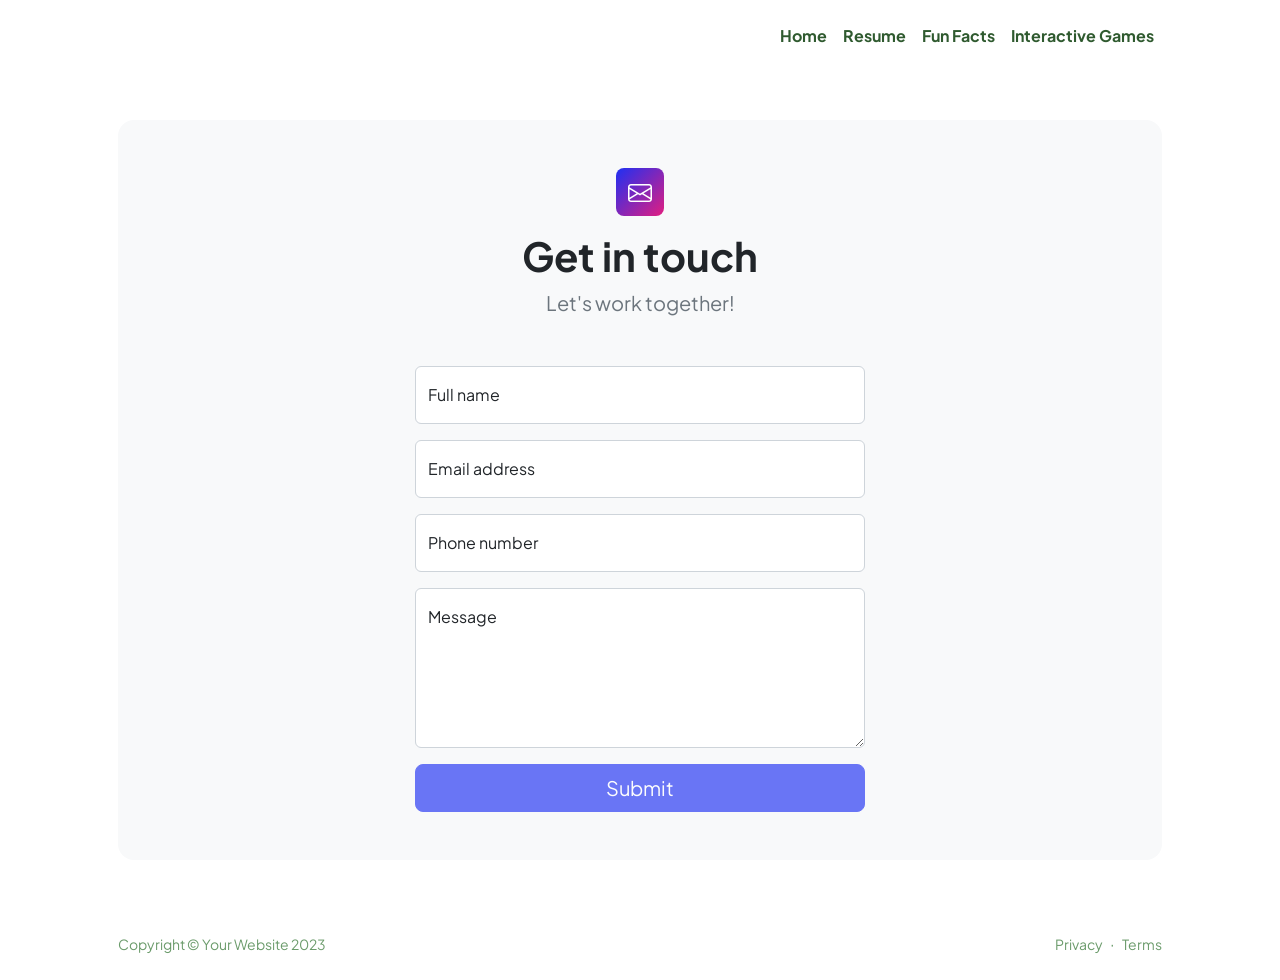
<file: contact.html>
<!DOCTYPE html>
<html lang="en">
    <head>
        <meta charset="utf-8" />
        <meta name="viewport" content="width=device-width, initial-scale=1, shrink-to-fit=no" />
        <meta name="description" content />
        <meta name="author" content />
        <title>Modern Business - Start Bootstrap Template</title>
        <!-- Favicon-->
        <link rel="icon" type="image/x-icon" href="assets/favicon.ico" />
        <!-- Custom Google font-->
        <link rel="preconnect" href="https://fonts.googleapis.com" />
        <link rel="preconnect" href="https://fonts.gstatic.com" crossorigin />
        <link href="https://fonts.googleapis.com/css2?family=Plus+Jakarta+Sans:wght@100;200;300;400;500;600;700;800;900&amp;display=swap" rel="stylesheet" />
        <!-- Bootstrap icons-->
        <link href="https://cdn.jsdelivr.net/npm/bootstrap-icons@1.8.1/font/bootstrap-icons.css" rel="stylesheet" />
        <!-- Core theme CSS (includes Bootstrap)-->
        <link href="css/styles.css" rel="stylesheet" />
        <link href="css/headers.css" rel="stylesheet" />
        <link href="css/footer-theme.css" rel="stylesheet" />
    </head>
    <body class="d-flex flex-column">
        <main class="flex-shrink-0">
            <!-- Navigation-->
            <nav class="navbar navbar-expand-lg navbar-light bg-white py-3 sticky-top site-header">
                <div class="container px-5">
                    <button class="navbar-toggler" type="button" data-bs-toggle="collapse" data-bs-target="#navbarSupportedContent" aria-controls="navbarSupportedContent" aria-expanded="false" aria-label="Toggle navigation"><span class="navbar-toggler-icon"></span></button>
                    <div class="collapse navbar-collapse" id="navbarSupportedContent">
                        <ul class="navbar-nav ms-auto mb-2 mb-lg-0 small fw-bolder">
                            <li class="nav-item"><a class="nav-link" href="index.html">Home</a></li>
                            <li class="nav-item"><a class="nav-link" href="resume.html">Resume</a></li>
                            <li class="nav-item"><a class="nav-link" href="funfacts.html">Fun Facts</a></li>
                            <li class="nav-item"><a class="nav-link" href="interactivegames.html">Interactive Games</a></li>
                        </ul>
                    </div>
                </div>
            </nav>
            <!-- Page content-->
            <section class="py-5">
                <div class="container px-5">
                    <!-- Contact form-->
                    <div class="bg-light rounded-4 py-5 px-4 px-md-5">
                        <div class="text-center mb-5">
                            <div class="feature bg-primary bg-gradient-primary-to-secondary text-white rounded-3 mb-3"><i class="bi bi-envelope"></i></div>
                            <h1 class="fw-bolder">Get in touch</h1>
                            <p class="lead fw-normal text-muted mb-0">Let's work together!</p>
                        </div>
                        <div class="row gx-5 justify-content-center">
                            <div class="col-lg-8 col-xl-6">
                                <!-- * * * * * * * * * * * * * * *-->
                                <!-- * * SB Forms Contact Form * *-->
                                <!-- * * * * * * * * * * * * * * *-->
                                <!-- This form is pre-integrated with SB Forms.-->
                                <!-- To make this form functional, sign up at-->
                                <!-- https://startbootstrap.com/solution/contact-forms-->
                                <!-- to get an API token!-->
                                <form id="contactForm" data-sb-form-api-token="API_TOKEN">
                                    <!-- Name input-->
                                    <div class="form-floating mb-3">
                                        <input class="form-control" id="name" type="text" placeholder="Enter your name..." data-sb-validations="required" />
                                        <label for="name">Full name</label>
                                        <div class="invalid-feedback" data-sb-feedback="name:required">A name is required.</div>
                                    </div>
                                    <!-- Email address input-->
                                    <div class="form-floating mb-3">
                                        <input class="form-control" id="email" type="email" placeholder="name@example.com" data-sb-validations="required,email" />
                                        <label for="email">Email address</label>
                                        <div class="invalid-feedback" data-sb-feedback="email:required">An email is required.</div>
                                        <div class="invalid-feedback" data-sb-feedback="email:email">Email is not valid.</div>
                                    </div>
                                    <!-- Phone number input-->
                                    <div class="form-floating mb-3">
                                        <input class="form-control" id="phone" type="tel" placeholder="(123) 456-7890" data-sb-validations="required" />
                                        <label for="phone">Phone number</label>
                                        <div class="invalid-feedback" data-sb-feedback="phone:required">A phone number is required.</div>
                                    </div>
                                    <!-- Message input-->
                                    <div class="form-floating mb-3">
                                        <textarea class="form-control" id="message" type="text" placeholder="Enter your message here..." style="height: 10rem" data-sb-validations="required"></textarea>
                                        <label for="message">Message</label>
                                        <div class="invalid-feedback" data-sb-feedback="message:required">A message is required.</div>
                                    </div>
                                    <!-- Submit success message-->
                                    <!---->
                                    <!-- This is what your users will see when the form-->
                                    <!-- has successfully submitted-->
                                    <div class="d-none" id="submitSuccessMessage">
                                        <div class="text-center mb-3">
                                            <div class="fw-bolder">Form submission successful!</div>
                                            To activate this form, sign up at
                                            <br />
                                            <a href="https://startbootstrap.com/solution/contact-forms">https://startbootstrap.com/solution/contact-forms</a>
                                        </div>
                                    </div>
                                    <!-- Submit error message-->
                                    <!---->
                                    <!-- This is what your users will see when there is-->
                                    <!-- an error submitting the form-->
                                    <div class="d-none" id="submitErrorMessage"><div class="text-center text-danger mb-3">Error sending message!</div></div>
                                    <!-- Submit Button-->
                                    <div class="d-grid"><button class="btn btn-primary btn-lg disabled" id="submitButton" type="submit">Submit</button></div>
                                </form>
                            </div>
                        </div>
                    </div>
                </div>
            </section>
        </main>
        <!-- Footer-->
        <footer class="bg-white py-4 mt-auto">
            <div class="container px-5">
                <div class="row align-items-center justify-content-between flex-column flex-sm-row">
                    <div class="col-auto"><div class="small m-0 site-footer-copy">Copyright &copy; Your Website 2023</div></div>
                    <div class="col-auto">
                        <a class="small site-footer-link" href="#!">Privacy</a>
                        <span class="mx-1 site-footer-dot">&middot;</span>
                        <a class="small site-footer-link" href="#!">Terms</a>
                        
                    </div>
                </div>
            </div>
        </footer>
        <!-- Bootstrap core JS-->
        <script src="https://cdn.jsdelivr.net/npm/bootstrap@5.2.3/dist/js/bootstrap.bundle.min.js"></script>
        <!-- Core theme JS-->
        <script src="js/scripts.js"></script>
        <!-- * * * * * * * * * * * * * * * * * * * * * * * * * * * * * * * * * * * * * * * *-->
        <!-- * *                               SB Forms JS                               * *-->
        <!-- * * Activate your form at https://startbootstrap.com/solution/contact-forms * *-->
        <!-- * * * * * * * * * * * * * * * * * * * * * * * * * * * * * * * * * * * * * * * *-->
        <script src="https://cdn.startbootstrap.com/sb-forms-latest.js"></script>
    </body>
</html>
</file>
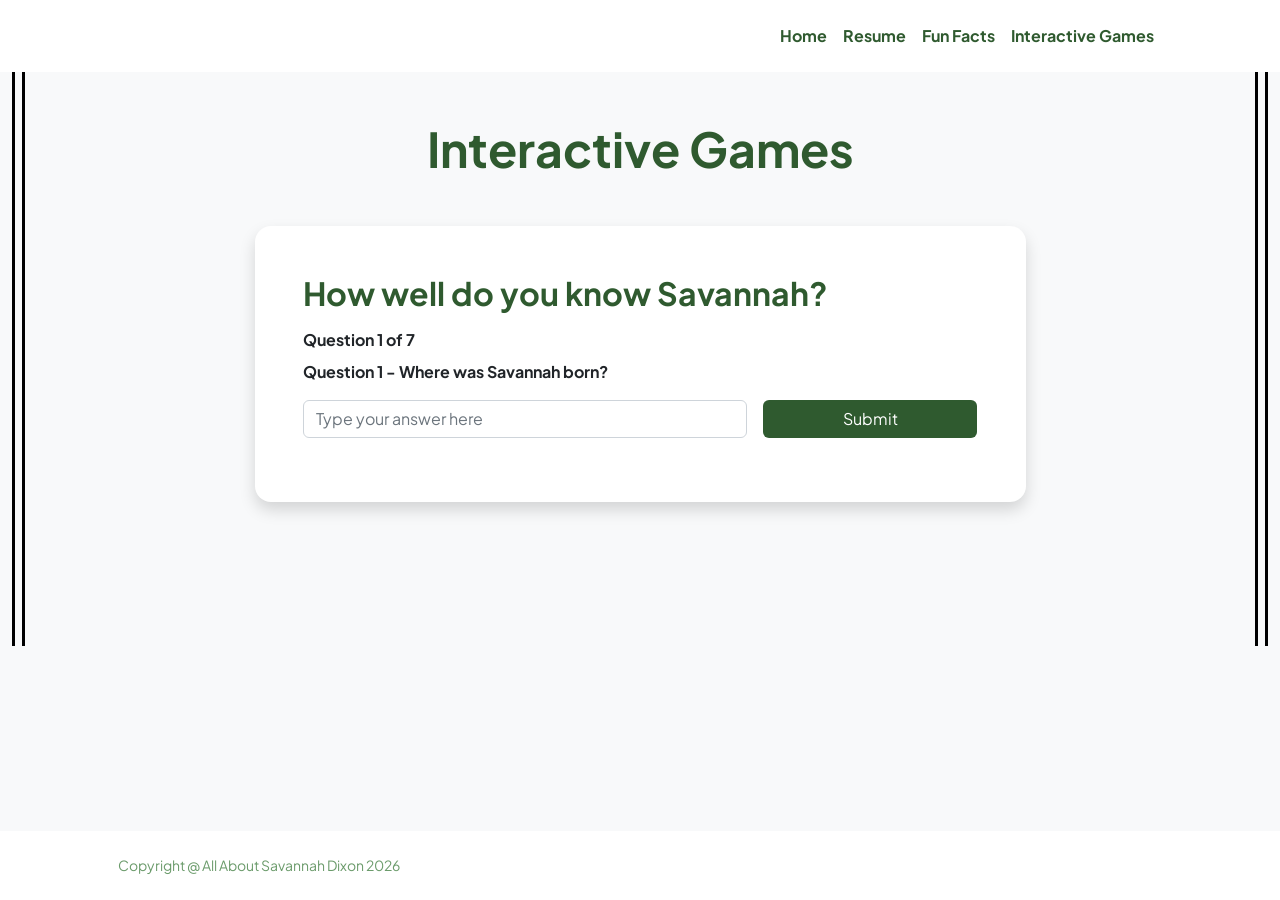
<file: interactivegames.html>
<!DOCTYPE html>
<html lang="en">
    <head>
        <meta charset="utf-8" />
        <meta name="viewport" content="width=device-width, initial-scale=1, shrink-to-fit=no" />
        <meta name="description" content="" />
        <meta name="author" content="" />
        <title>Modern Business - Start Bootstrap Template</title>
        <!-- Favicon-->
        <link rel="icon" type="image/x-icon" href="assets/favicon.ico" />
        <!-- Custom Google font-->
        <link rel="preconnect" href="https://fonts.googleapis.com" />
        <link rel="preconnect" href="https://fonts.gstatic.com" crossorigin />
        <link href="https://fonts.googleapis.com/css2?family=Plus+Jakarta+Sans:wght@100;200;300;400;500;600;700;800;900&amp;display=swap" rel="stylesheet" />
        <!-- Bootstrap icons-->
        <link href="https://cdn.jsdelivr.net/npm/bootstrap-icons@1.8.1/font/bootstrap-icons.css" rel="stylesheet" />
        <!-- Core theme CSS (includes Bootstrap)-->
        <link href="css/styles.css" rel="stylesheet" />
        <link href="css/headers.css" rel="stylesheet" />
        <link href="css/footer-theme.css" rel="stylesheet" />
    </head>
    <body class="d-flex flex-column h-100 bg-light">
        <main class="flex-shrink-0 side-lines">
            <!-- Navigation-->
            <nav class="navbar navbar-expand-lg navbar-light bg-white py-3 sticky-top site-header">
                <div class="container px-5">
                    <button class="navbar-toggler" type="button" data-bs-toggle="collapse" data-bs-target="#navbarSupportedContent" aria-controls="navbarSupportedContent" aria-expanded="false" aria-label="Toggle navigation"><span class="navbar-toggler-icon"></span></button>
                    <div class="collapse navbar-collapse" id="navbarSupportedContent">
                        <ul class="navbar-nav ms-auto mb-2 mb-lg-0 small fw-bolder">
                            <li class="nav-item"><a class="nav-link" href="index.html">Home</a></li>
                            <li class="nav-item"><a class="nav-link" href="resume.html">Resume</a></li>
                            <li class="nav-item"><a class="nav-link" href="funfacts.html">Fun Facts</a></li>
                            <li class="nav-item"><a class="nav-link" href="interactivegames.html">Interactive Games</a></li>
                        </ul>
                    </div>
                </div>
            </nav>
            <!-- Interactive Games Section-->
            <section class="py-5">
                <div class="container px-5 mb-5">
                    <div class="text-center mb-5">
                        <h1 class="display-5 fw-bolder mb-0"><span class="d-inline" style="color: #2f5a2f;">Interactive Games</span></h1>
                    </div>
                    <div class="row gx-5 justify-content-center">
                        <div class="col-lg-11 col-xl-9 col-xxl-8">
                            <div class="card shadow border-0 rounded-4 mb-5">
                                <div class="card-body p-5">
                                    <h2 class="fw-bolder mb-3" style="color: #2f5a2f;">How well do you know Savannah?</h2>
                                    <p id="quizProgress" class="fw-bolder mb-2"></p>
                                    <p id="quizQuestion" class="fw-bolder mb-3"></p>
                                    <div id="textAnswerRow" class="row g-3 align-items-center">
                                        <div class="col-12 col-md-8">
                                            <input id="quizAnswerInput" type="text" class="form-control" placeholder="Type your answer here" />
                                        </div>
                                        <div class="col-12 col-md-4">
                                            <button id="submitTextAnswer" class="btn w-100" style="background-color: #2f5a2f; color: #ffffff;">Submit</button>
                                        </div>
                                    </div>
                                    <div id="mcqAnswers" class="d-grid gap-2" style="display: none !important;"></div>
                                    <p id="quizFeedback" class="mt-3 mb-0 fw-bolder"></p>
                                </div>
                            </div>
                        </div>
                    </div>
                </div>
            </section>
        </main>
        <!-- Footer-->
        <footer class="bg-white py-4 mt-auto">
            <div class="container px-5">
                <div class="row align-items-center justify-content-between flex-column flex-sm-row">
                    <div class="col-auto"><div class="small m-0 site-footer-copy">Copyright @ All About Savannah Dixon 2026</div></div>
                    <div class="col-auto"></div>
                </div>
            </div>
        </footer>
        <!-- Bootstrap core JS-->
        <script src="https://cdn.jsdelivr.net/npm/bootstrap@5.2.3/dist/js/bootstrap.bundle.min.js"></script>
        <!-- Core theme JS-->
        <script src="js/scripts.js"></script>
        <script>
            const quizQuestions = [
                {
                    type: "text",
                    prompt: "Question 1 - Where was Savannah born?",
                    answers: ["san diego, ca", "san diego ca", "san diego, california", "san diego california"]
                },
                {
                    type: "text",
                    prompt: "Question 2 - Where did Savannah serve her mission?",
                    answers: ["washington dc", "washington, dc", "washington d.c.", "washington d.c"]
                },
                {
                    type: "text",
                    prompt: "Question 3 - How many siblings does Savannah have?",
                    answers: ["1", "one"]
                },
                {
                    type: "text",
                    prompt: "Question 4 - Where is Savannah living this summer?",
                    answers: ["new york city", "nyc", "new york, ny"]
                },
                {
                    type: "text",
                    prompt: "Question 5 - What temple was Savannah endowed in?",
                    answers: ["san diego, ca", "san diego ca", "san diego temple", "san diego, california", "san diego california"]
                },
                {
                    type: "text",
                    prompt: "Question 6 - What is Savannah's all time favorite movie?",
                    answers: ["mamma mia 2", "mamma mia! here we go again", "mamma mia here we go again"]
                },
                {
                    type: "text",
                    prompt: "Question 7 - What color are Savannah's AirPod Max's?",
                    answers: ["pink"]
                }
            ];

            const quizProgress = document.getElementById("quizProgress");
            const quizQuestion = document.getElementById("quizQuestion");
            const textAnswerRow = document.getElementById("textAnswerRow");
            const quizAnswerInput = document.getElementById("quizAnswerInput");
            const submitTextAnswer = document.getElementById("submitTextAnswer");
            const mcqAnswers = document.getElementById("mcqAnswers");
            const quizFeedback = document.getElementById("quizFeedback");

            let currentQuestionIndex = 0;
            let score = 0;

            function normalizeAnswer(value) {
                return value.toLowerCase().trim().replace(/\s+/g, " ");
            }

            function showCorrectThenAdvance() {
                score += 1;
                quizFeedback.textContent = "+1 CORRECT";
                quizFeedback.style.color = "#2f5a2f";
                setTimeout(function () {
                    currentQuestionIndex += 1;
                    renderQuestion();
                }, 700);
            }

            function renderQuestion() {
                if (currentQuestionIndex >= quizQuestions.length) {
                    const percent = Math.round((score / quizQuestions.length) * 100);
                    quizProgress.textContent = "Quiz complete!";
                    quizQuestion.textContent = "Final Score: " + score + " out of " + quizQuestions.length + " (" + percent + "%)";
                    textAnswerRow.style.display = "none";
                    mcqAnswers.style.display = "none";
                    quizFeedback.innerHTML = "Congrats! You know " + percent + "% about Savannah! Take her some Ben & Jerry's half baked ice cream to get to know her better! Or play again!<br><button id=\"playAgainBtn\" class=\"btn mt-3\" style=\"background-color: #2f5a2f; color: #ffffff;\">Play Again</button>";
                    quizFeedback.style.color = "#2f5a2f";

                    const playAgainBtn = document.getElementById("playAgainBtn");
                    if (playAgainBtn) {
                        playAgainBtn.addEventListener("click", function () {
                            currentQuestionIndex = 0;
                            score = 0;
                            renderQuestion();
                        });
                    }
                    return;
                }

                const q = quizQuestions[currentQuestionIndex];
                quizProgress.textContent = "Question " + (currentQuestionIndex + 1) + " of " + quizQuestions.length;
                quizQuestion.textContent = q.prompt;
                quizFeedback.textContent = "";
                quizAnswerInput.value = "";

                if (q.type === "text") {
                    textAnswerRow.style.display = "flex";
                    mcqAnswers.style.display = "none";
                } else {
                    textAnswerRow.style.display = "none";
                    mcqAnswers.style.display = "grid";
                    mcqAnswers.innerHTML = "";

                    q.options.forEach(function (option) {
                        const btn = document.createElement("button");
                        btn.type = "button";
                        btn.className = "btn text-start";
                        btn.style.backgroundColor = "#ffffff";
                        btn.style.border = "1px solid #ced4da";
                        btn.style.color = "#111111";
                        btn.textContent = option.key + ": " + option.label;
                        btn.addEventListener("click", function () {
                            if (option.key === q.correctKey) {
                                showCorrectThenAdvance();
                            } else {
                                quizFeedback.textContent = "Not quite. Try again!";
                                quizFeedback.style.color = "#b02a37";
                            }
                        });
                        mcqAnswers.appendChild(btn);
                    });
                }
            }

            if (submitTextAnswer) {
                submitTextAnswer.addEventListener("click", function () {
                    const q = quizQuestions[currentQuestionIndex];
                    if (!q || q.type !== "text") return;

                    const userAnswer = normalizeAnswer(quizAnswerInput.value);
                    const isCorrect = q.answers.some(function (a) {
                        return normalizeAnswer(a) === userAnswer;
                    });

                    if (isCorrect) {
                        showCorrectThenAdvance();
                    } else {
                        quizFeedback.textContent = "Not quite. Try again!";
                        quizFeedback.style.color = "#b02a37";
                    }
                });

                quizAnswerInput.addEventListener("keydown", function (event) {
                    if (event.key === "Enter") {
                        event.preventDefault();
                        submitTextAnswer.click();
                    }
                });
            }

            renderQuestion();
        </script>
    </body>
</html>
</file>
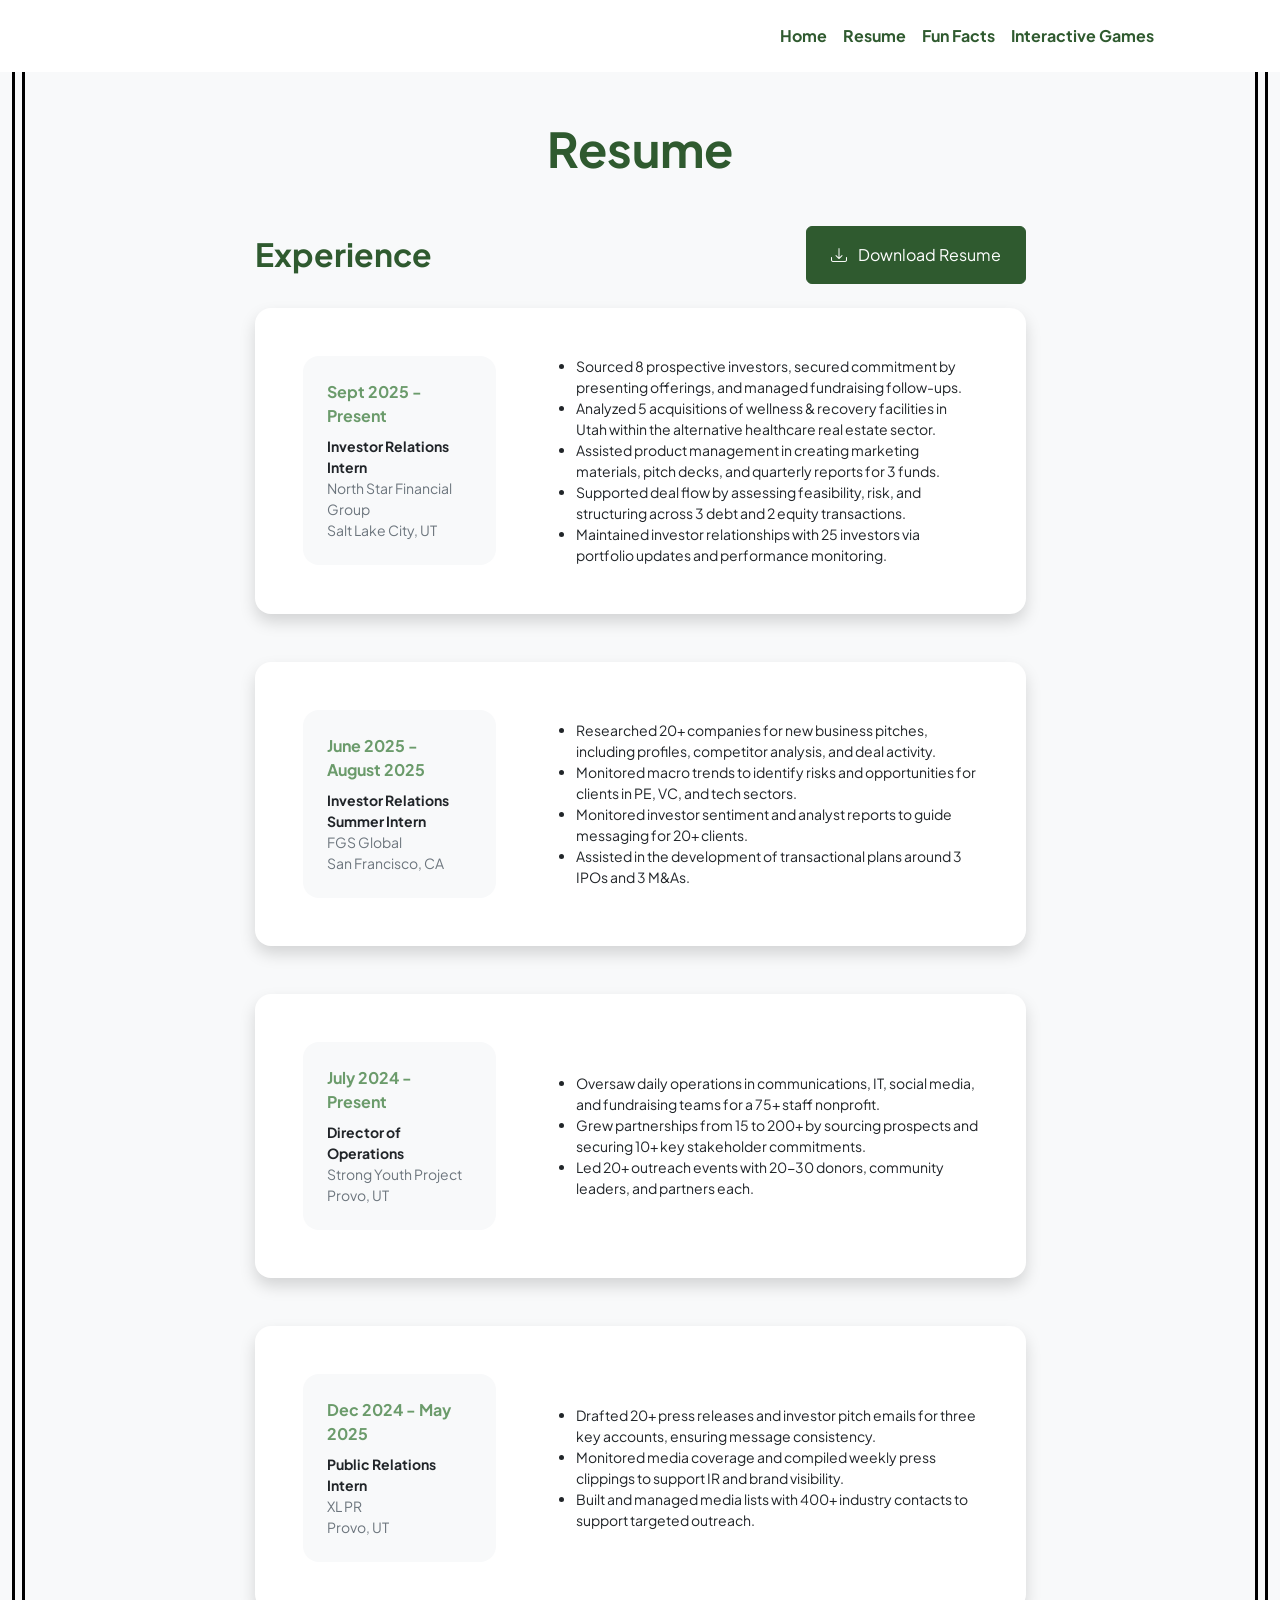
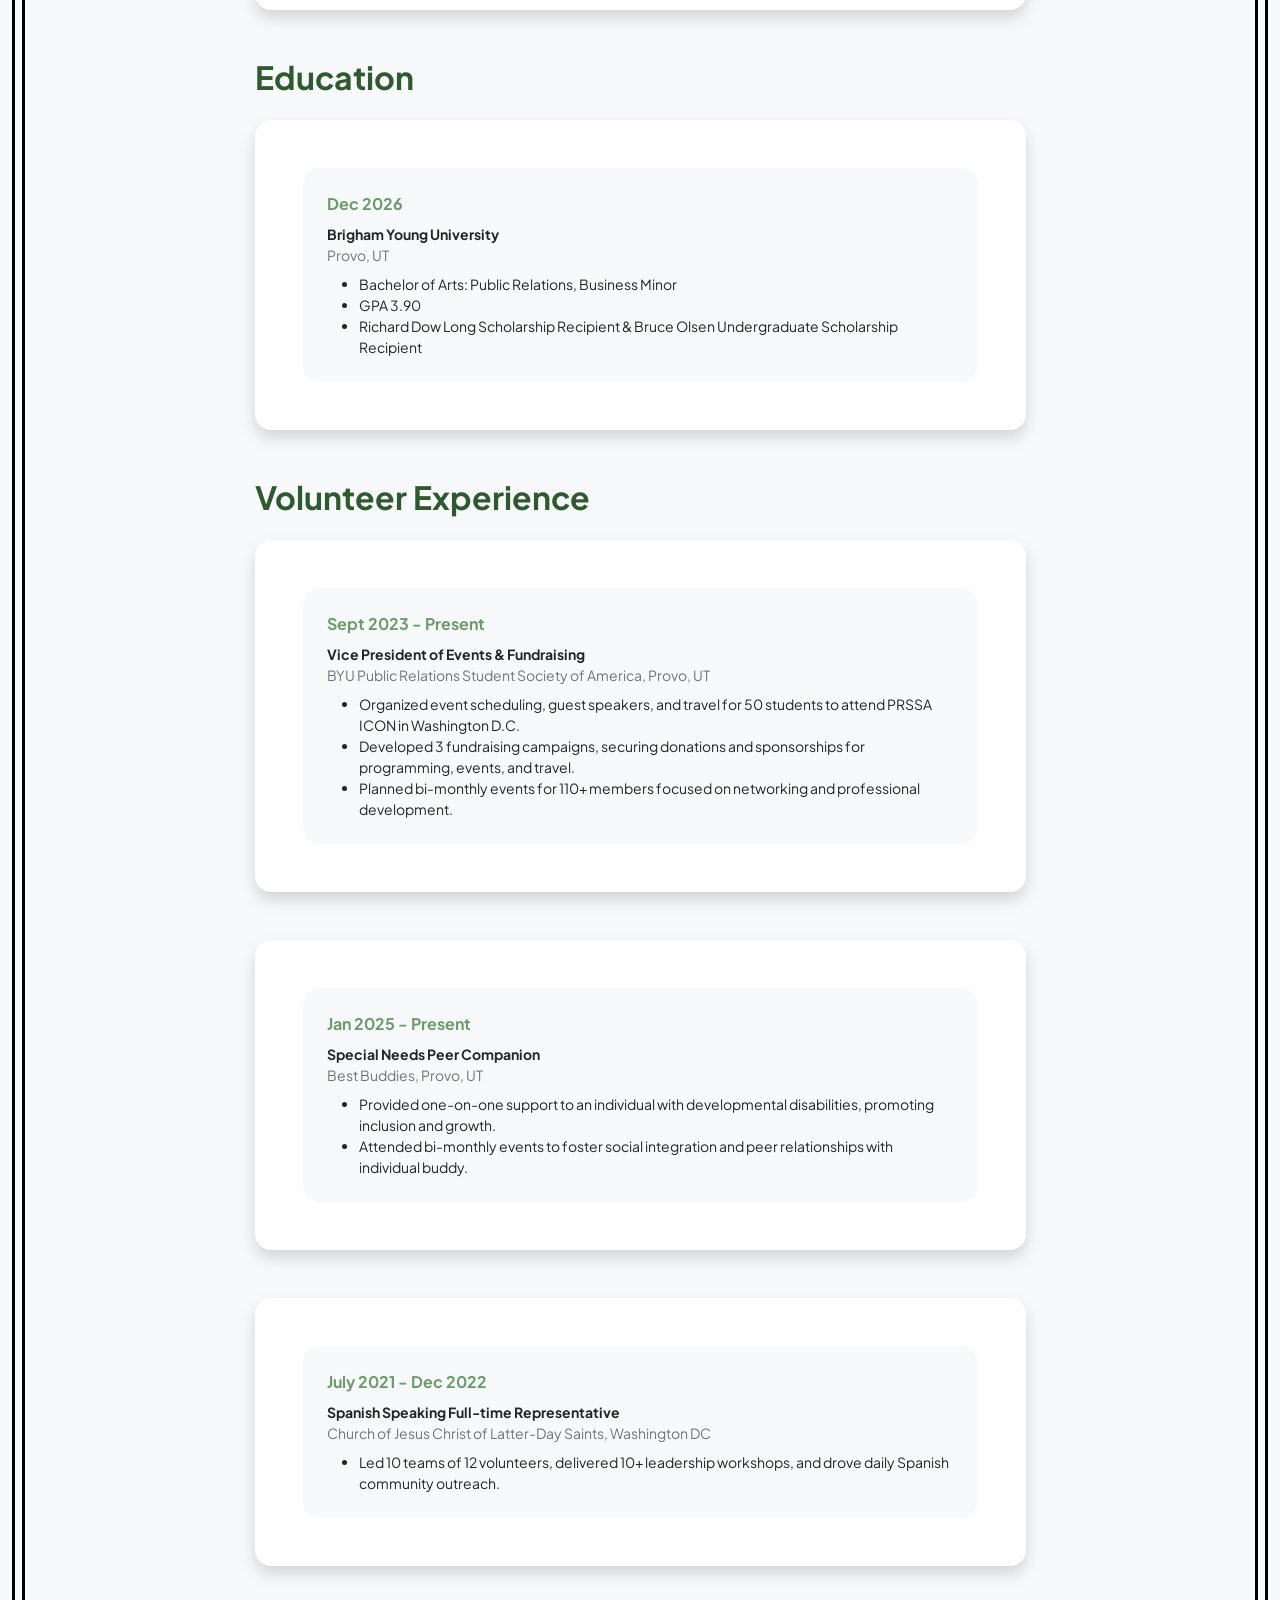
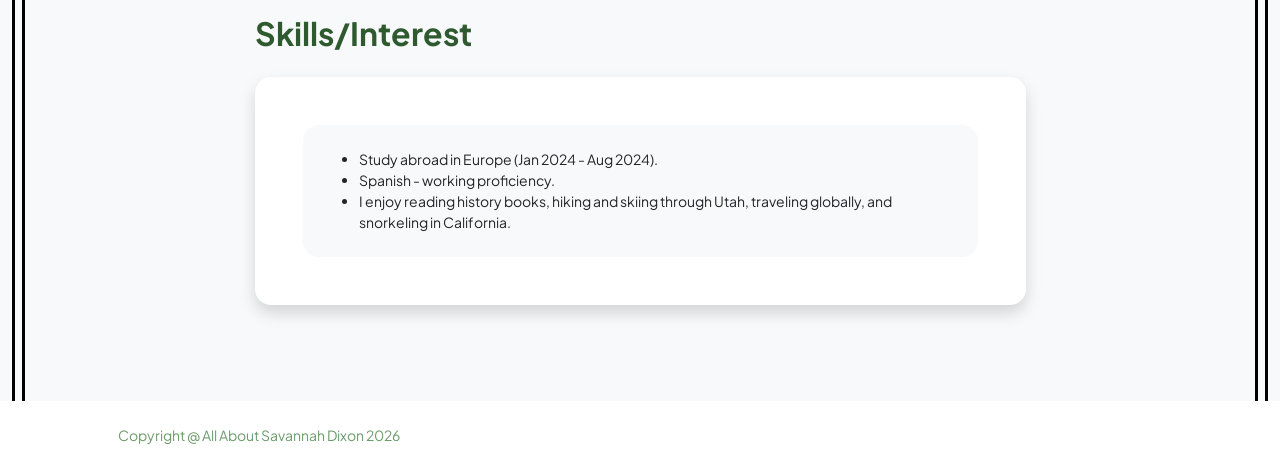
<file: resume.html>
<!DOCTYPE html>
<html lang="en">
    <head>
        <meta charset="utf-8" />
        <meta name="viewport" content="width=device-width, initial-scale=1, shrink-to-fit=no" />
        <meta name="description" content="" />
        <meta name="author" content="" />
        <title>Personal - Start Bootstrap Template</title>
        <!-- Favicon-->
        <link rel="icon" type="image/x-icon" href="assets/favicon.ico" />
        <!-- Custom Google font-->
        <link rel="preconnect" href="https://fonts.googleapis.com" />
        <link rel="preconnect" href="https://fonts.gstatic.com" crossorigin />
        <link href="https://fonts.googleapis.com/css2?family=Plus+Jakarta+Sans:wght@100;200;300;400;500;600;700;800;900&amp;display=swap" rel="stylesheet" />
        <!-- Bootstrap icons-->
        <link href="https://cdn.jsdelivr.net/npm/bootstrap-icons@1.8.1/font/bootstrap-icons.css" rel="stylesheet" />
        <!-- Core theme CSS (includes Bootstrap)-->
        <link href="css/styles.css" rel="stylesheet" />
        <link href="css/headers.css" rel="stylesheet" />
        <link href="css/footer-theme.css" rel="stylesheet" />
        <style>
            .text-primary,
            .text-secondary {
                color: #6b9b6b !important;
            }

            .text-gradient {
                background: none !important;
                -webkit-text-fill-color: currentColor !important;
                color: #6b9b6b !important;
            }
        </style>
    </head>
    <body class="d-flex flex-column h-100 bg-light">
        <main class="flex-shrink-0 side-lines">
            <!-- Navigation-->
            <nav class="navbar navbar-expand-lg navbar-light bg-white py-3 sticky-top site-header">
                <div class="container px-5">
                    <button class="navbar-toggler" type="button" data-bs-toggle="collapse" data-bs-target="#navbarSupportedContent" aria-controls="navbarSupportedContent" aria-expanded="false" aria-label="Toggle navigation"><span class="navbar-toggler-icon"></span></button>
                    <div class="collapse navbar-collapse" id="navbarSupportedContent">
                        <ul class="navbar-nav ms-auto mb-2 mb-lg-0 small fw-bolder">
                            <li class="nav-item"><a class="nav-link" href="index.html">Home</a></li>
                            <li class="nav-item"><a class="nav-link" href="resume.html">Resume</a></li>
                            <li class="nav-item"><a class="nav-link" href="funfacts.html">Fun Facts</a></li>
                            <li class="nav-item"><a class="nav-link" href="interactivegames.html">Interactive Games</a></li>
                        </ul>
                    </div>
                </div>
            </nav>
            <!-- Page Content-->
            <div class="container px-5 my-5">
                <div class="text-center mb-5">
                    <h1 class="display-5 fw-bolder mb-0"><span class="d-inline site-page-title">Resume</span></h1>
                </div>
                <div class="row gx-5 justify-content-center">
                    <div class="col-lg-11 col-xl-9 col-xxl-8">
                        <!-- Experience Section-->
                        <section>
                            <div class="d-flex align-items-center justify-content-between mb-4">
                                <h2 class="fw-bolder mb-0" style="color: #2f5a2f;">Experience</h2>
                                <!-- Download resume button-->
                                <!-- Note: Set the link href target to a PDF file within your project-->
                                <a class="btn px-4 py-3" href="assets/Dec%202026-Resume.pdf" style="background-color: #2f5a2f; border-color: #2f5a2f; color: #ffffff;">
                                    <div class="d-inline-block bi bi-download me-2"></div>
                                    Download Resume
                                </a>
                            </div>
                            <!-- Experience Card 1-->
                            <div class="card shadow border-0 rounded-4 mb-5">
                                <div class="card-body p-5">
                                    <div class="row align-items-center gx-5">
                                        <div class="col text-center text-lg-start mb-4 mb-lg-0">
                                            <div class="bg-light p-4 rounded-4">
                                                <div class="text-primary fw-bolder mb-2">Sept 2025 - Present</div>
                                                <div class="small fw-bolder">Investor Relations Intern</div>
                                                <div class="small text-muted">North Star Financial Group</div>
                                                <div class="small text-muted">Salt Lake City, UT</div>
                                            </div>
                                        </div>
                                        <div class="col-lg-8">
                                            <ul class="small mb-0">
                                                <li>Sourced 8 prospective investors, secured commitment by presenting offerings, and managed fundraising follow-ups.</li>
                                                <li>Analyzed 5 acquisitions of wellness &amp; recovery facilities in Utah within the alternative healthcare real estate sector.</li>
                                                <li>Assisted product management in creating marketing materials, pitch decks, and quarterly reports for 3 funds.</li>
                                                <li>Supported deal flow by assessing feasibility, risk, and structuring across 3 debt and 2 equity transactions.</li>
                                                <li>Maintained investor relationships with 25 investors via portfolio updates and performance monitoring.</li>
                                            </ul>
                                        </div>
                                    </div>
                                </div>
                            </div>
                            <!-- Experience Card 2-->
                            <div class="card shadow border-0 rounded-4 mb-5">
                                <div class="card-body p-5">
                                    <div class="row align-items-center gx-5">
                                        <div class="col text-center text-lg-start mb-4 mb-lg-0">
                                            <div class="bg-light p-4 rounded-4">
                                                <div class="text-primary fw-bolder mb-2">June 2025 - August 2025</div>
                                                <div class="small fw-bolder">Investor Relations Summer Intern</div>
                                                <div class="small text-muted">FGS Global</div>
                                                <div class="small text-muted">San Francisco, CA</div>
                                            </div>
                                        </div>
                                        <div class="col-lg-8">
                                            <ul class="small mb-0">
                                                <li>Researched 20+ companies for new business pitches, including profiles, competitor analysis, and deal activity.</li>
                                                <li>Monitored macro trends to identify risks and opportunities for clients in PE, VC, and tech sectors.</li>
                                                <li>Monitored investor sentiment and analyst reports to guide messaging for 20+ clients.</li>
                                                <li>Assisted in the development of transactional plans around 3 IPOs and 3 M&amp;As.</li>
                                            </ul>
                                        </div>
                                    </div>
                                </div>
                            </div>
                            <!-- Experience Card 3-->
                            <div class="card shadow border-0 rounded-4 mb-5">
                                <div class="card-body p-5">
                                    <div class="row align-items-center gx-5">
                                        <div class="col text-center text-lg-start mb-4 mb-lg-0">
                                            <div class="bg-light p-4 rounded-4">
                                                <div class="text-primary fw-bolder mb-2">July 2024 - Present</div>
                                                <div class="small fw-bolder">Director of Operations</div>
                                                <div class="small text-muted">Strong Youth Project</div>
                                                <div class="small text-muted">Provo, UT</div>
                                            </div>
                                        </div>
                                        <div class="col-lg-8">
                                            <ul class="small mb-0">
                                                <li>Oversaw daily operations in communications, IT, social media, and fundraising teams for a 75+ staff nonprofit.</li>
                                                <li>Grew partnerships from 15 to 200+ by sourcing prospects and securing 10+ key stakeholder commitments.</li>
                                                <li>Led 20+ outreach events with 20-30 donors, community leaders, and partners each.</li>
                                            </ul>
                                        </div>
                                    </div>
                                </div>
                            </div>
                            <!-- Experience Card 4-->
                            <div class="card shadow border-0 rounded-4 mb-5">
                                <div class="card-body p-5">
                                    <div class="row align-items-center gx-5">
                                        <div class="col text-center text-lg-start mb-4 mb-lg-0">
                                            <div class="bg-light p-4 rounded-4">
                                                <div class="text-primary fw-bolder mb-2">Dec 2024 - May 2025</div>
                                                <div class="small fw-bolder">Public Relations Intern</div>
                                                <div class="small text-muted">XL PR</div>
                                                <div class="small text-muted">Provo, UT</div>
                                            </div>
                                        </div>
                                        <div class="col-lg-8">
                                            <ul class="small mb-0">
                                                <li>Drafted 20+ press releases and investor pitch emails for three key accounts, ensuring message consistency.</li>
                                                <li>Monitored media coverage and compiled weekly press clippings to support IR and brand visibility.</li>
                                                <li>Built and managed media lists with 400+ industry contacts to support targeted outreach.</li>
                                            </ul>
                                        </div>
                                    </div>
                                </div>
                            </div>
                        </section>
                        <!-- Education Section-->
                        <section>
                            <h2 class="fw-bolder mb-4" style="color: #2f5a2f;">Education</h2>
                            <!-- Education Card 1-->
                            <div class="card shadow border-0 rounded-4 mb-5">
                                <div class="card-body p-5">
                                    <div class="row align-items-center gx-5">
                                        <div class="col text-center text-lg-start mb-4 mb-lg-0">
                                            <div class="bg-light p-4 rounded-4">
                                                <div class="text-secondary fw-bolder mb-2">Dec 2026</div>
                                                <div class="mb-2">
                                                    <div class="small fw-bolder">Brigham Young University</div>
                                                    <div class="small text-muted">Provo, UT</div>
                                                </div>
                                                <ul class="small mb-0">
                                                    <li>Bachelor of Arts: Public Relations, Business Minor</li>
                                                    <li>GPA 3.90</li>
                                                    <li>Richard Dow Long Scholarship Recipient &amp; Bruce Olsen Undergraduate Scholarship Recipient</li>
                                                </ul>
                                            </div>
                                        </div>
                                    </div>
                                </div>
                            </div>
                        </section>
                        <!-- Volunteer Experience Section-->
                        <section>
                            <h2 class="fw-bolder mb-4" style="color: #2f5a2f;">Volunteer Experience</h2>
                            <div class="card shadow border-0 rounded-4 mb-5">
                                <div class="card-body p-5">
                                    <div class="row align-items-center gx-5">
                                        <div class="col text-center text-lg-start mb-4 mb-lg-0">
                                            <div class="bg-light p-4 rounded-4">
                                                <div class="text-secondary fw-bolder mb-2">Sept 2023 - Present</div>
                                                <div class="mb-2">
                                                    <div class="small fw-bolder">Vice President of Events &amp; Fundraising</div>
                                                    <div class="small text-muted">BYU Public Relations Student Society of America, Provo, UT</div>
                                                </div>
                                                <ul class="small mb-0">
                                                    <li>Organized event scheduling, guest speakers, and travel for 50 students to attend PRSSA ICON in Washington D.C.</li>
                                                    <li>Developed 3 fundraising campaigns, securing donations and sponsorships for programming, events, and travel.</li>
                                                    <li>Planned bi-monthly events for 110+ members focused on networking and professional development.</li>
                                                </ul>
                                            </div>
                                        </div>
                                    </div>
                                </div>
                            </div>
                            <div class="card shadow border-0 rounded-4 mb-5">
                                <div class="card-body p-5">
                                    <div class="row align-items-center gx-5">
                                        <div class="col text-center text-lg-start mb-4 mb-lg-0">
                                            <div class="bg-light p-4 rounded-4">
                                                <div class="text-secondary fw-bolder mb-2">Jan 2025 - Present</div>
                                                <div class="mb-2">
                                                    <div class="small fw-bolder">Special Needs Peer Companion</div>
                                                    <div class="small text-muted">Best Buddies, Provo, UT</div>
                                                </div>
                                                <ul class="small mb-0">
                                                    <li>Provided one-on-one support to an individual with developmental disabilities, promoting inclusion and growth.</li>
                                                    <li>Attended bi-monthly events to foster social integration and peer relationships with individual buddy.</li>
                                                </ul>
                                            </div>
                                        </div>
                                    </div>
                                </div>
                            </div>
                            <div class="card shadow border-0 rounded-4 mb-5">
                                <div class="card-body p-5">
                                    <div class="row align-items-center gx-5">
                                        <div class="col text-center text-lg-start mb-4 mb-lg-0">
                                            <div class="bg-light p-4 rounded-4">
                                                <div class="text-secondary fw-bolder mb-2">July 2021 - Dec 2022</div>
                                                <div class="mb-2">
                                                    <div class="small fw-bolder">Spanish Speaking Full-time Representative</div>
                                                    <div class="small text-muted">Church of Jesus Christ of Latter-Day Saints, Washington DC</div>
                                                </div>
                                                <ul class="small mb-0">
                                                    <li>Led 10 teams of 12 volunteers, delivered 10+ leadership workshops, and drove daily Spanish community outreach.</li>
                                                </ul>
                                            </div>
                                        </div>
                                    </div>
                                </div>
                            </div>
                        </section>
                        <section>
                            <h2 class="fw-bolder mb-4" style="color: #2f5a2f;">Skills/Interest</h2>
                            <div class="card shadow border-0 rounded-4 mb-5">
                                <div class="card-body p-5">
                                    <div class="row align-items-center gx-5">
                                        <div class="col text-center text-lg-start mb-4 mb-lg-0">
                                            <div class="bg-light p-4 rounded-4">
                                                <ul class="small mb-0">
                                                    <li>Study abroad in Europe (Jan 2024 - Aug 2024).</li>
                                                    <li>Spanish - working proficiency.</li>
                                                    <li>I enjoy reading history books, hiking and skiing through Utah, traveling globally, and snorkeling in California.</li>
                                                </ul>
                                            </div>
                                        </div>
                                    </div>
                                </div>
                            </div>
                        </section>
                    </div>
                </div>
            </div>
        </main>
        <!-- Footer-->
        <footer class="bg-white py-4 mt-auto">
            <div class="container px-5">
                <div class="row align-items-center justify-content-between flex-column flex-sm-row">
                    <div class="col-auto"><div class="small m-0 site-footer-copy">Copyright @ All About Savannah Dixon 2026</div></div>
                    <div class="col-auto"></div>
                </div>
            </div>
        </footer>
        <!-- Bootstrap core JS-->
        <script src="https://cdn.jsdelivr.net/npm/bootstrap@5.2.3/dist/js/bootstrap.bundle.min.js"></script>
        <!-- Core theme JS-->
        <script src="js/scripts.js"></script>
    </body>
</html>
</file>
<file: css/headers.css>
.site-header {
  font-family: "Plus Jakarta Sans", sans-serif;
}

.site-header .nav-link {
  color: #2f5a2f !important;
  font-family: "Plus Jakarta Sans", sans-serif;
  font-weight: 700;
  font-size: 1rem;
}

.site-header .nav-link:hover,
.site-header .nav-link:focus {
  color: #234423 !important;
}

.site-page-title {
  color: #2f5a2f;
  font-family: "Plus Jakarta Sans", sans-serif;
}
</file>
<file: css/footer-theme.css>
.site-footer-copy {
  color: #6b9b6b;
}

.site-footer-link {
  color: #6b9b6b;
  text-decoration: none;
}

.site-footer-link:hover,
.site-footer-link:focus {
  color: #2f5a2f;
  text-decoration: underline;
}

.site-footer-dot {
  color: #6b9b6b;
}
</file>
